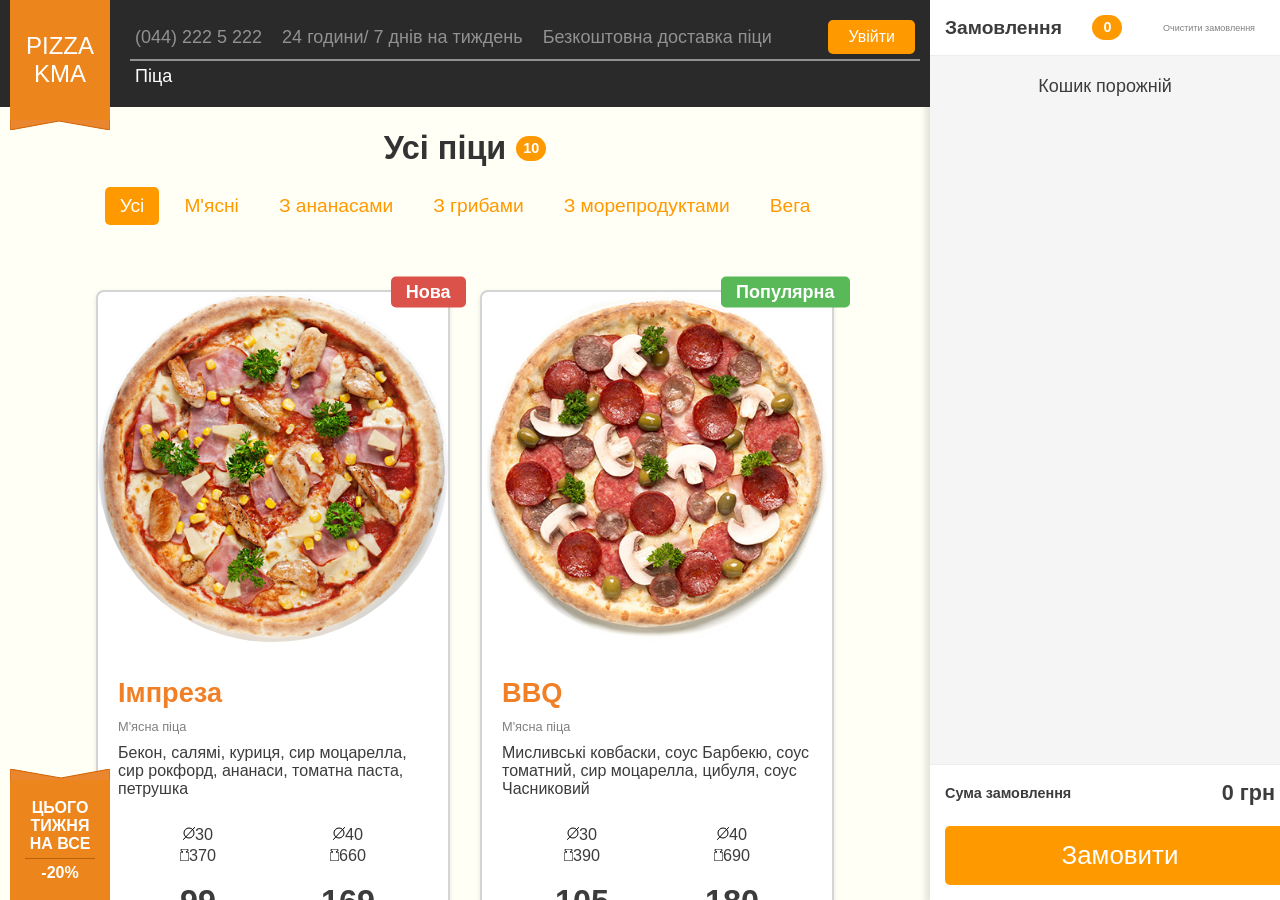
<file: homework5/index.html>
<!DOCTYPE html>
<html lang="uk">
  <head>
    <meta charset="UTF-8" />
    <meta name="viewport" content="width=device-width, initial-scale=1.0" />
    <title>Піца (Дуже великий екран)</title>
    <link rel="stylesheet" href="./style/style.css" />
  </head>
  <body>
    <header class="main-header">
      <nav class="top-nav">
        <div class="banner-container">
          <div class="banner">
            <a href="#" class="nav-item pizza-kma">PIZZA<br />KMA</a>
          </div>
          <div class="banner-bottom">
            <img src="./style/images/discount.svg" alt="Низ банера" />
          </div>
        </div>
        <div class="nav-items">
          <div class="nav-item-row">
            <span class="nav-item phone-number">(044) 222 5 222</span>
            <span class="nav-item work-hours"
              >24 години/ 7 днів на тиждень
            </span>
            <span class="nav-item delivery-info"
              >Безкоштовна доставка піци</span
            >
            <button class="btn-login">Увійти</button>
          </div>
          <div class="nav-item-row">
            <span class="nav-item pizza">Піца</span>
          </div>
        </div>
      </nav>
    </header>

    <main class="main-content-area">
      <div class="container main-layout">
        <section class="pizza-menu-section">
          <div class="pizza-menu-categories">
            <div class="section-title-wrapper">
              <h1 class="section-title">Усі піци</h1>
              <span class="pizza-total-amount">8</span>
            </div>
            <nav class="pizza-filter-nav">
              <ul>
                <li>
                  <button class="filter-btn active" data-filter="Усі">
                    Усі
                  </button>
                </li>
                <li>
                  <button class="filter-btn" data-filter="М'ясна піца">
                    М'ясні
                  </button>
                </li>
                <li>
                  <button class="filter-btn" data-filter="З ананасами">
                    З ананасами
                  </button>
                </li>
                <li>
                  <button class="filter-btn" data-filter="З грибами">
                    З грибами
                  </button>
                </li>
                <li>
                  <button class="filter-btn" data-filter="З морепродуктами">
                    З морепродуктами
                  </button>
                </li>
                <li>
                  <button class="filter-btn" data-filter="Вегетаріанська піца">
                    Вега
                  </button>
                </li>
              </ul>
            </nav>
          </div>

          <div class="pizza-contents" id="pizza-container"></div>

          <div class="discount-banner-container">
            <div class="discount-banner">
              <span class="discount-message">ЦЬОГО ТИЖНЯ НА ВСЕ</span>
              <span class="discount-value"> -20% </span>
            </div>
            <div class="banner-upper">
              <img src="./style/images/discount.svg" alt="Низ банера" />
            </div>
          </div>
        </section>
      </div>
    </main>
    <aside class="order-summary-aside">
      <div class="order-header">
        <h2 class="aside-header">Замовлення</h2>
        <span class="pizza-total-amount" id="total-count">0</span>
        <button class="clear-order-btn">Очистити замовлення</button>
      </div>
      <div class="order-items-list" id="order-items-list"></div>
      <div class="order-total">
        <div class="total-amount">
          <p class="total-amount-message">Сума замовлення</p>
          <p id="total-sum">0 грн</p>
        </div>
        <div class="total-amount-button">
          <button class="btn-place-order">Замовити</button>
        </div>
      </div>
    </aside>

    <script src="./script/script.js"></script>
  </body>
</html>
</file>
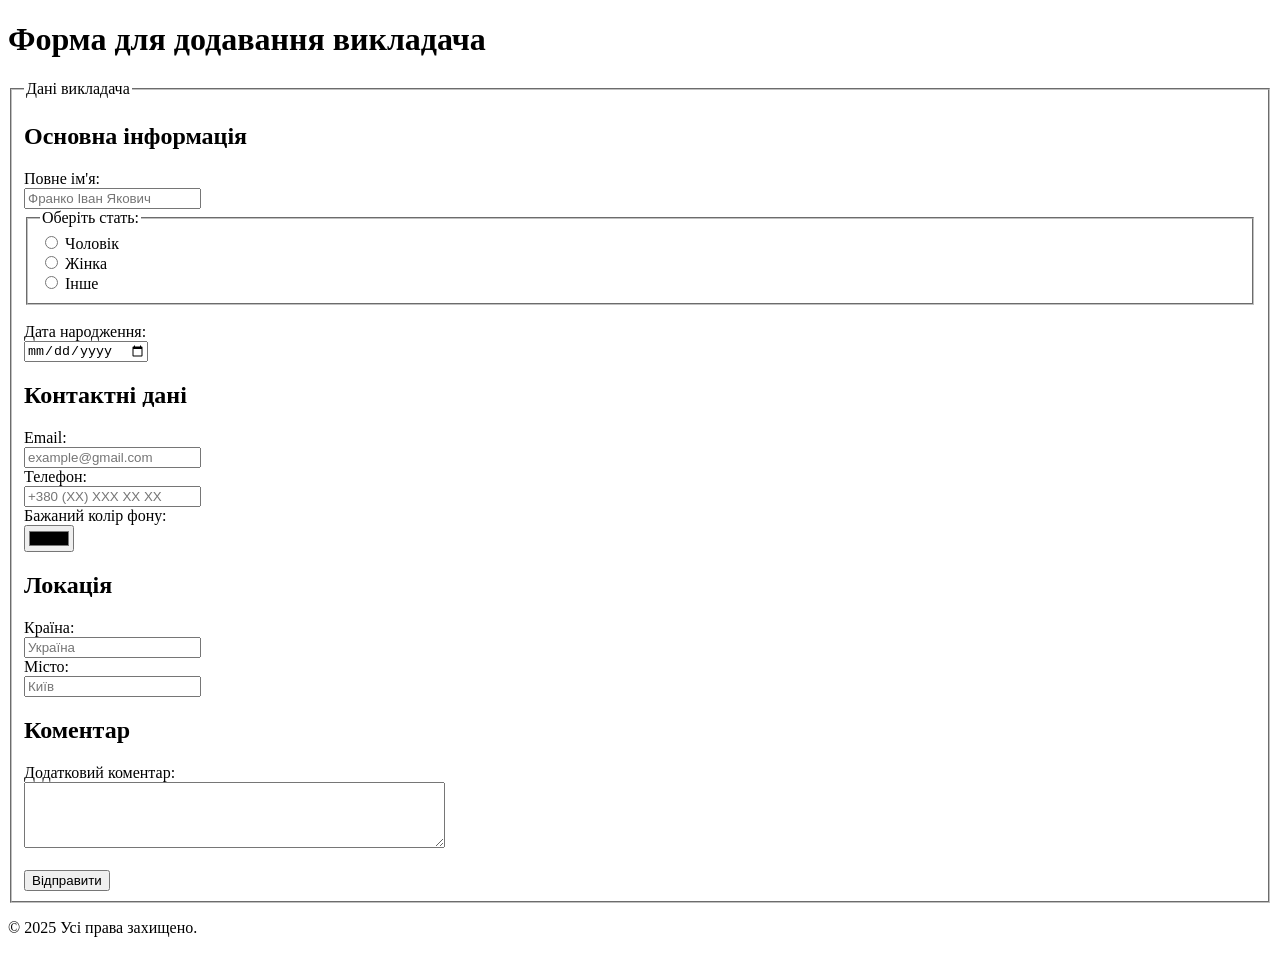
<file: homework1/task1.html>
<!DOCTYPE html>
<html lang="uk">
  <head>
    <meta charset="UTF-8" />
    <meta name="viewport" content="width=device-width, initial-scale=1.0" />
    <title>Форма додавання викладача</title>
  </head>
  <body>
    <header>
      <h1>Форма для додавання викладача</h1>
    </header>

    <main>
      <article>
        <form action="https://example.com" method="post" target="_blank">
          <fieldset>
            <legend>Дані викладача</legend>

            <section>
              <h2>Основна інформація</h2>

              <label for="fullName">Повне ім'я:</label><br />
              <input
                type="text"
                id="fullName"
                name="fullName"
                placeholder="Франко Іван Якович"
                autocomplete="on"
                required
              /><br />

              <fieldset>
                <legend>Оберіть стать:</legend>
                <input
                  type="radio"
                  id="male"
                  name="gender"
                  value="male"
                  required
                />
                <label for="male">Чоловік</label><br />

                <input type="radio" id="female" name="gender" value="female" />
                <label for="female">Жінка</label><br />

                <input type="radio" id="other" name="gender" value="other" />
                <label for="other">Інше</label>
              </fieldset>
              <br />

              <label for="birthdate">Дата народження:</label><br />
              <input
                type="date"
                id="birthdate"
                name="birthdate"
                autocomplete="on"
                required
              />
            </section>

            <section>
              <h2>Контактні дані</h2>

              <label for="email">Email:</label><br />
              <input
                type="email"
                id="email"
                name="email"
                placeholder="example@gmail.com"
                autocomplete="on"
                required
              /><br />

              <label for="phoneNumber">Телефон:</label><br />
              <input
                type="tel"
                id="phoneNumber"
                name="phoneNumber"
                placeholder="+380 (XX) XXX XX XX"
                autocomplete="on"
                required
              /><br />

              <label for="bgColor">Бажаний колір фону:</label><br />
              <input type="color" id="bgColor" name="bgColor" />
            </section>

            <section>
              <h2>Локація</h2>

              <label for="country">Країна:</label><br />
              <input
                type="text"
                id="country"
                name="country"
                placeholder="Україна"
                autocomplete="on"
                required
              /><br />

              <label for="city">Місто:</label><br />
              <input
                type="text"
                id="city"
                name="city"
                placeholder="Київ"
                autocomplete="on"
                required
              />
            </section>

            <section>
              <h2>Коментар</h2>

              <label for="comment">Додатковий коментар:</label><br />
              <textarea
                id="comment"
                name="comment"
                rows="4"
                cols="50"
              ></textarea>
            </section>

            <br />
            <input type="submit" value="Відправити" />
          </fieldset>
        </form>
      </article>
    </main>

    <footer>
      <p>&copy; 2025 Усі права захищено.</p>
    </footer>
  </body>
</html>
</file>
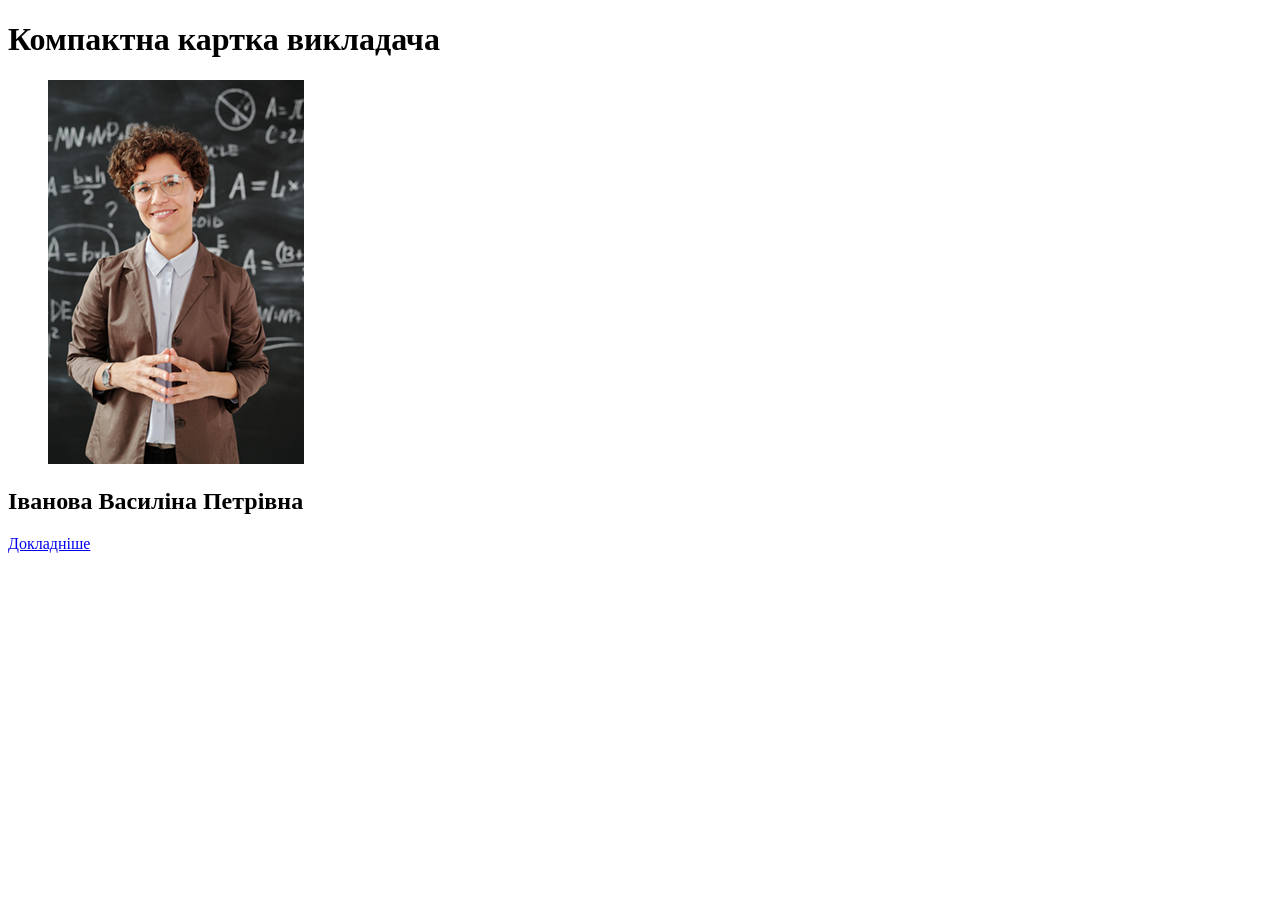
<file: homework1/task2.html>
<!DOCTYPE html>
<html lang="uk">
  <head>
    <meta charset="UTF-8" />
    <meta name="viewport" content="width=device-width, initial-scale=1.0" />
    <title>Компактна картка викладача</title>
  </head>
  <body>
    <header>
      <h1>Компактна картка викладача</h1>
    </header>

    <main>
      <article class="teacher-card">
        <figure class="photo-block">
          <img
            class="teacher-image"
            src="img/teacher-image.jpg"
            alt="Фото викладачки Іванової Василіни Петрівни"
          />
        </figure>

        <section class="teacher-info">
          <h2>Іванова Василіна Петрівна</h2>
          <footer>
            <a href="task3.html" title="Докладніше про викладача">Докладніше</a>
          </footer>
        </section>
      </article>
    </main>
  </body>
</html>
</file>
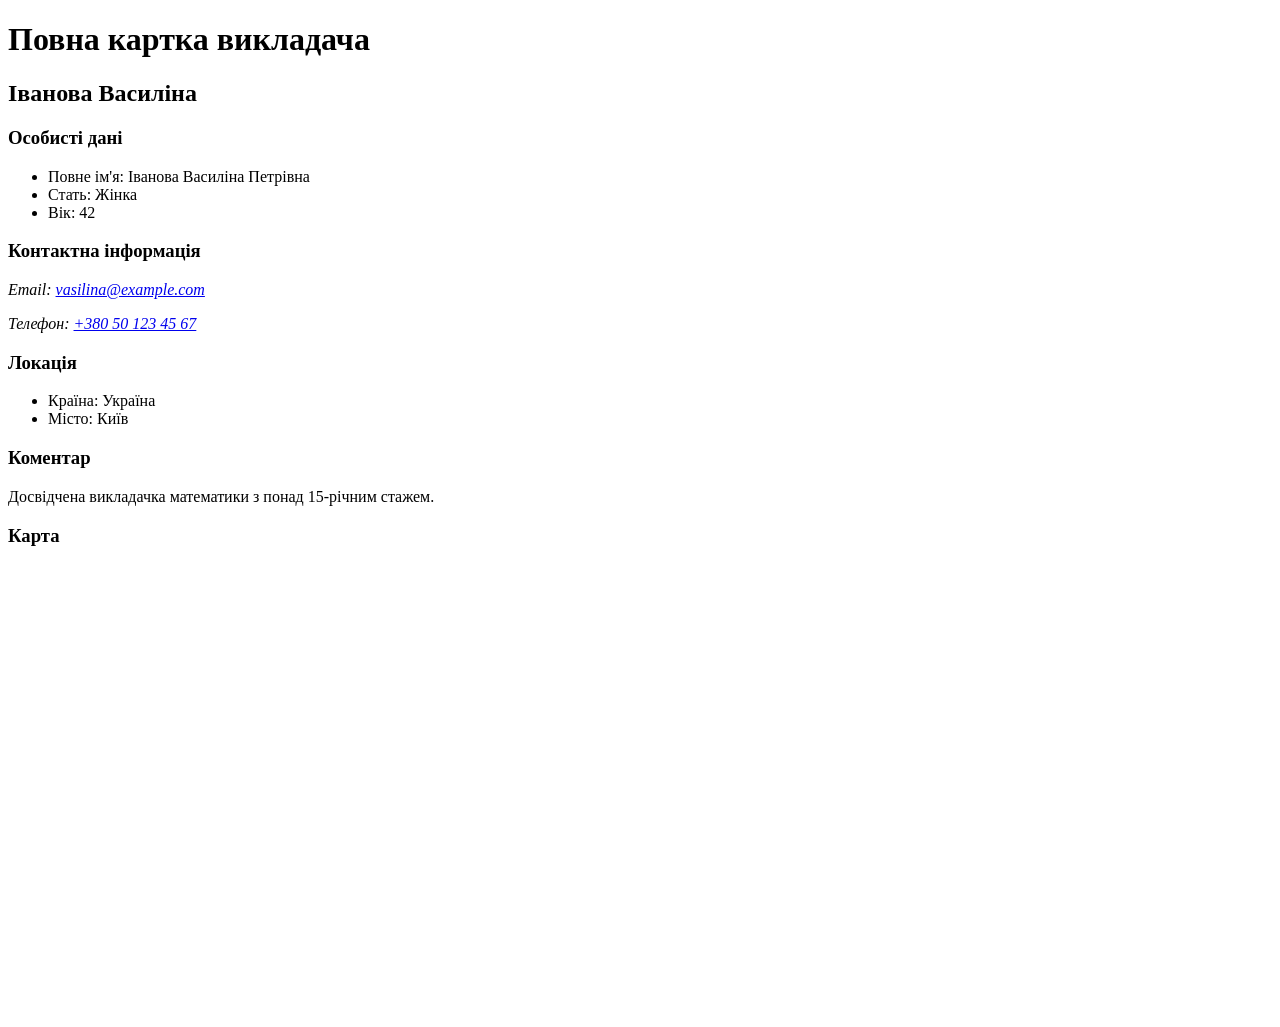
<file: homework1/task3.html>
<!DOCTYPE html>
<html lang="uk">
  <head>
    <meta charset="UTF-8" />
    <meta name="viewport" content="width=device-width, initial-scale=1.0" />
    <title>Повна картка викладача</title>
  </head>
  <body>
    <header>
      <h1>Повна картка викладача</h1>
    </header>

    <main>
      <article class="teacher-card" data-bg-color="#FFFFFF">
        <h2>Іванова Василіна</h2>

        <section>
          <h3>Особисті дані</h3>
          <ul>
            <li>Повне ім'я: Іванова Василіна Петрівна</li>
            <li>Стать: Жінка</li>
            <li>Вік: 42</li>
          </ul>
        </section>

        <section>
          <h3>Контактна інформація</h3>
          <address>
            <p>
              Email:
              <a href="mailto:vasilina@example.com">vasilina@example.com</a>
            </p>
            <p>
              Телефон:
              <a href="tel:+380501234567">+380 50 123 45 67</a>
            </p>
          </address>
        </section>

        <section>
          <h3>Локація</h3>
          <ul>
            <li>Країна: Україна</li>
            <li>Місто: Київ</li>
          </ul>
        </section>

        <section>
          <h3>Коментар</h3>
          <p>Досвідчена викладачка математики з понад 15-річним стажем.</p>
        </section>

        <section>
          <h3>Карта</h3>
          <iframe
            src="https://www.google.com/maps/embed?pb=!1m18!1m12!1m3!1d2540.8042242211604!2d30.510859777111364!3d50.44474718777372!2m3!1f0!2f0!3f0!3m2!1i1024!2i768!4f13.1!3m3!1m2!1s0x40d4cef8084387e9%3A0x9924f10a4de48e5b!2z0JrQuNGX0LLRgdGM0LrQuNC5INC80ZbRgdGM0LrQuNC5INCx0YPQtNC40L3QvtC6INGD0YfQuNGC0LXQu9GP!5e0!3m2!1suk!2sua!4v1748106821800!5m2!1suk!2sua"
            width="600"
            height="450"
            style="border: 0"
            allowfullscreen=""
            loading="lazy"
            referrerpolicy="no-referrer-when-downgrade"
          ></iframe>
        </section>
      </article>
    </main>
  </body>
</html>
</file>
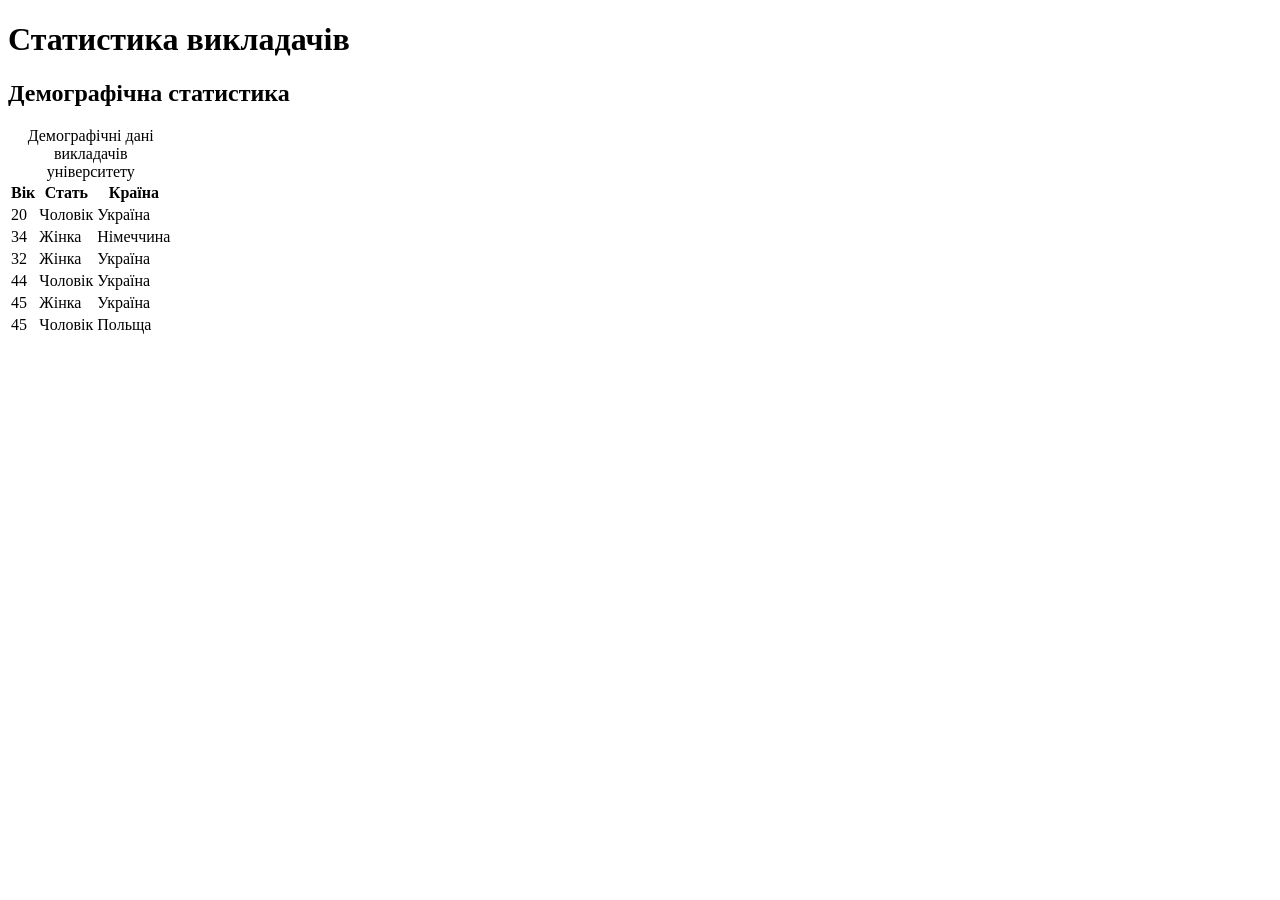
<file: homework1/task4.html>
<!DOCTYPE html>
<html lang="uk">
  <head>
    <meta charset="UTF-8" />
    <meta name="viewport" content="width=device-width, initial-scale=1.0" />
    <title>Статистика викладачів</title>
  </head>
  <body>
    <header>
      <h1>Статистика викладачів</h1>
    </header>

    <main>
      <article>
        <h2>Демографічна статистика</h2>
        <table>
          <caption>
            Демографічні дані викладачів університету
          </caption>
          <thead>
            <tr>
              <th scope="col">Вік</th>
              <th scope="col">Стать</th>
              <th scope="col">Країна</th>
            </tr>
          </thead>
          <tbody>
            <tr>
              <td>20</td>
              <td>Чоловік</td>
              <td>Україна</td>
            </tr>
            <tr>
              <td>34</td>
              <td>Жінка</td>
              <td>Німеччина</td>
            </tr>
            <tr>
              <td>32</td>
              <td>Жінка</td>
              <td>Україна</td>
            </tr>
            <tr>
              <td>44</td>
              <td>Чоловік</td>
              <td>Україна</td>
            </tr>
            <tr>
              <td>45</td>
              <td>Жінка</td>
              <td>Україна</td>
            </tr>
            <tr>
              <td>45</td>
              <td>Чоловік</td>
              <td>Польща</td>
            </tr>
          </tbody>
        </table>
      </article>
    </main>
  </body>
</html>
</file>
<file: homework5/style/style.css>
body {
  margin: 0;
  padding: 0;
  font-family: Verdana, Geneva, Tahoma, sans-serif;
  font-size: 18px;
  background-color: #fffff5;
  color: #3c3c3c;
  display: flex;
  
  height: 100vh;
  overflow: hidden;
}

main {
  flex-grow: 1;
  overflow-y: auto;
  scrollbar-width: none;

  padding-top: 80px;
  padding-left: 50px;
  padding-right: 50px;
  padding-bottom: 50px;
}

button {
  background-color: none;
  cursor: pointer;
  border: none;
  color: white;
  padding: 10px 15px;
  border-radius: 5px;
  font-size: 16px;
}

.main-header {
  position: fixed;
  top: 0;
  left: 0;
  background-color: #2b2a2a;
  width: calc(100% - 350px);
  z-index: 1;
  display: flex;
}

.top-nav {
  display: flex;
  align-items: center;
  gap: 10px;
  flex-grow: 1;
  padding: 5px 10px;
}

.banner-container,
.discount-banner-container {
  display: flex;
  position: fixed;
  flex-direction: column;
  width: 100px;
}

.banner-container {
  top: 0;
  left: 10px;
}

.discount-banner-container {
  bottom: 0;
  left: 10px;
}

.banner,
.discount-banner {
  display: flex;
  align-items: center;
  justify-content: center;
  flex-direction: column;
  min-height: 120px;
  position: relative;
  z-index: 2;
  background-color: #ec861c;
  padding: 0 15px;
  box-sizing: border-box;
}

.banner-bottom img,
.banner-upper img {
  position: absolute;
  width: 100%;
}

.banner-bottom img {
  transform: rotate(180deg);
  bottom: -10px;
}

.banner-upper img {
  bottom: 120px;
}

.nav-item.pizza-kma,
.discount-message {
  color: white;
  font-weight: normal;
  font-size: 1.5rem;
  text-align: center;
  text-decoration: none;
}

.discount-container {
  position: absolute;
  right: 0;
  bottom: 0;
}

.discount-message {
  font-size: 1rem;
  font-weight: bold;
  padding-bottom: 5px;
  border-bottom: 1px solid #b95e09;
}

.discount-value {
  color: white;
  font-size: 1rem;
  font-weight: bold;
  padding-top: 5px;
}

.top-nav {
  display: flex;
  align-items: center;
  gap: 10px;
  flex-grow: 1;
}

.nav-items {
  display: flex;
  flex-grow: 3;
  flex-direction: column;
  justify-content: center;
  align-items: flex-start;
  padding: 10px;
  padding-left: 120px;
}

.nav-item-row {
  display: flex;
  align-items: center;
  gap: 20px;
  width: 100%;
  padding: 5px;
  border-bottom: 2px solid #919191;
}

.nav-item-row:last-child {
  border-bottom: none;
}

.nav-item {
  text-decoration: none;
  color: #919191;
}

.nav-item.pizza {
  color: white;
  font-weight: normal;
}

.btn-login,
.btn-place-order {
  background-color: #ff9900;
  padding: 8px 20px;
  margin-left: auto;
}

.pizza-menu-section {
  flex: 3;
}

.order-summary-aside {
  display: flex;
  flex-direction: column;
  background-color: #fff;
  position: relative;
  box-shadow: -5px 2px 5px rgba(0, 0, 0, 0.1);
  width: 350px;
  flex-shrink: 0;
  height: 100vh;
  box-sizing: border-box;
  overflow-y: scroll;
  overflow-x: hidden;
}

.section-title-wrapper {
  display: flex;
  align-items: center;
  justify-content: baseline;
  gap: 10px;
  margin-bottom: 20px;
}

.section-title {
  font-size: 1.8em;
  color: #333;
  margin: 0;
}

.pizza-total-amount {
  display: flex;
  justify-content: center;
  align-items: center;
  text-align: center;
  line-height: 1;
  background-color: #ff9900;
  border-radius: 20px;
  min-width: 30px;
  color: white;
  font-weight: bold;
  font-size: 0.8em;
  height: 25px;
  width: 25px;
  box-sizing: border-box;
}

.pizza-menu-categories {
  display: flex;
  flex-direction: column;
  align-items: center;
  justify-content: center;
  flex-wrap: wrap;
  margin: 50px 0;
}

.pizza-filter-nav ul {
  list-style: none;
  padding: 0;
  margin: 0 0 15px 0;
  display: flex;
  gap: 10px;
  flex-wrap: wrap;
}

.pizza-filter-nav li button {
  padding: 8px 15px;
  border-radius: 5px;
  color: #ff9900;
  font-size: 1.2rem;
}

.filter-btn {
  background: none;
}

.filter-btn.active {
  color: white;
  background-color: #ff9900;
}

.pizza-contents {
  display: flex;
  align-items: center;
  flex-wrap: wrap;
  gap: 30px;
  justify-content: center
}

.category-label {
  position: absolute;
  top: 0;
  right: -5%;
  transform: translateY(-50%);
  padding: 5px 15px;
  border-radius: 5px;
  font-weight: bold;
  color: white;
}

.new-label {
  background-color: #db524b;
}

.popular-label {
  background-color: #59b958;
}

.pizza-card {
  display: flex;
  flex-direction: column;
  align-items: center;
  position: relative;
  width: 350px;
  background-color: #fff;
  border-radius: 8px;
  border: 2px solid #d3d4d4;
  box-shadow: 0 2px 5px rgba(0, 0, 0, 0.1);
}

.pizza-image-wrapper,
.mini-pizza-image {
  border-radius: 50%;
  overflow: hidden;
  margin-bottom: 15px;
  display: flex;
  justify-content: center;
  align-items: center;
  background-color: #f8f8f8;
}

.pizza-image-wrapper img {
  width: 100%;
  height: 100%;
  object-fit: cover;
}

h3,
p {
  margin: 0;
  padding: 0;
}

.pizza-details {
  padding: 20px;
  display: flex; 
  flex-direction: column;
  align-items: center;
}

.pizza-title {
  font-size: 1.7rem;
  margin-top: 0;
  margin-bottom: 10px;
  text-align: left;
  color: #f07f26;
  width: 100%; 
}

.pizza-category {
  font-size: 0.8rem;
  text-align: left;
  color: grey;
  width: 100%;
  margin-bottom: 10px;
}

.pizza-description {
  font-size: 1rem;
  margin-bottom: 10px;
  min-height: 60px;
  text-align: left;
  width: 100%;
}

.pizza-options-columns {
  display: flex;
  justify-content: center;
  align-items: flex-end;
  gap: 70px;
}

.pizza-option-group {
  display: flex;
  flex-direction: column;
  align-items: center;
  flex: 1;
  max-width: 150px;
}

.pizza-size-option {
  display: flex;
  flex-direction: column;
  justify-content: center;
  align-items: center;
  padding: 10px 15px;
  border-radius: 5px;
  cursor: pointer;
  font-size: 0.9em;
  line-height: 1.3;
  min-width: 80px;
  width: 100%;
  box-sizing: border-box;
  margin-bottom: 10px;
}

.pizza-size-option.active {
  background-color: #ff9900;
  color: white;
  border-color: #ff9900;
}

.pizza-size-option:hover {
  background-color: #f0f0f0;
  border-color: #ff9900;
}

.pizza-size-option.active:hover {
  background-color: #ff9900;
  border-color: #ff9900;
}

.pizza-prices {
  display: flex;
  flex-direction: column;
  justify-content: center;
  align-items: center;
  width: 100%;
  margin-bottom: 15px;
}

.pizza-prices-value {
  font-size: 1.8em;
  font-weight: bold;
  line-height: 1;
}

.currency {
  font-size: 0.7em;
  margin-left: 4px;
  font-weight: normal;
  color: #555;
}

.btn-add-to-cart {
  background-color: #ff9900;
  width: 100%;
  padding: 12px;
}

.btn-add-to-cart:hover,
.btn-login:hover,
.btn-place-order:hover {
  background-color: #e68a00;
}

.order-header {
  display: flex;
  justify-content: space-between;
  align-items: center;
  border-bottom: 1px solid #eee;
  padding: 15px;
}

.aside-header {
  margin: 0;
  font-size: 1.2rem;
}

.clear-order-btn {
  background: none;
  color: grey;
  padding: 5px 10px;
  font-size: 0.5em;
  border-radius: 5px;
}

.clear-order-btn:hover {
  text-decoration: none;
}

.order-items-list {
  flex-grow: 1;
  background-color: #f5f5f5;
}

.order-item {
  display: flex;
  justify-content: space-between;
  align-items: center;
  margin-bottom: 15px;
  padding: 15px;
  border-bottom: 2px solid #d3d4d4;
}

.order-item-wrapper {
  display: flex;
  flex-direction: column;
  gap: 10px;
  align-items: flex-start;
}

.order-item:last-child {
  border-bottom: 2px solid #d3d4d4;
  margin-bottom: 0;
}

.mini-pizza-image {
  border-radius: 50%;
  overflow: hidden;
  width: 60%;
  height: 60%;
  transform: translateX(60%);
}

.item-details {
  flex: 1;
}

.item-size {
  display: flex;
  align-items: center;
  gap: 20px;
}

.item-name {
  margin: 0;
  color: #ff9900;
  font-size: 1.2rem;
  font-weight: bold;
}

.item-price {
  margin: 0;
  font-weight: bold;
  font-size: 0.8rem;
}

.item-quantity-controls {
  display: flex;
  align-items: center;
  gap: 7px;
}

.quantity-btn,
.remove-item-btn {
  display: flex;
  align-items: center;
  justify-content: center;
  padding: 5px 10px;
  border-radius: 50%;
  font-weight: bold;
  font-size: 1em;
  color: white;
  width: 30px;
  height: 30px;
  display: flex;
  justify-content: center;
  align-items: center;
}

.quantity-btn.decrease {
  background-color: #c8322a;
  border: 1px solid #841f1a;
}

.quantity-btn.decrease:hover {
  background-color: #9a2620;
}

.quantity-btn.increase {
  background-color: #48a547;
  border: 1px solid #377c36;
}

.quantity-btn:hover {
  background-color: #347432;
}

.remove-item-btn {
  margin-left: 20px;
  color: #ff9900;
  background-color: #f2f2f2;
  border: 1px solid #aeaeae;
}

.remove-item-btn:hover {
  background-color: #d4d3d3;
}

.order-total {
  display: flex;
  flex-direction: column;
  justify-content: space-between;
  position: sticky;
  right: 0;
  bottom: 0;
  width: 100%;
  background-color: #ffff;
  font-size: 1.2em;
  font-weight: bold;
  border-top: 1px solid #eee;
  padding: 15px;
}

.total-amount {
  display: flex;
  justify-content: space-between;
  align-items: center;
}

#total-sum {
  margin-right: 20px;
}

.total-amount-message {
  font-size: 0.9rem;
}

.btn-place-order {
  width: 100%;
  padding: 15px;
  margin-top: 20px;
  font-size: 1.2em;
}

.empty-cart-message {
  display: flex;
  justify-content: center;
  padding: 20px;
}

@media (max-width: 1200px) {
  .pizza-card {
    width: 250px;
    gap: 5px;
  }

  main { 
    padding-top: 80px;  
    padding-left: 15px;
    padding-right: 15px;
    padding-bottom: 20px; 
  }

  .main-header {
    background-color: #2b2a2ae3;
    box-shadow: none;

    position: fixed;
    top: 0;
    left: 0;

    width: calc(100% - 275px  ); 
  }

  .order-summary-aside {
    width: 275px; 
  }
}

@media (max-width: 1200px) {

  .pizza-card {
    width: 350px;
    gap: 5px;
  }

  main { 
    padding-top: 80px;  
    padding-left: 15px;
    padding-right: 15px;
    padding-bottom: 20px; 
  }

  .main-header {
    background-color: #2b2a2ae3;
    box-shadow: none;

    position: fixed;
    top: 0;
    left: 0;

    width: calc(100% - 375px); 
  }

  .order-summary-aside {
    width: 375px; 
  }
}

@media (max-width: 900px) {

  .pizza-card {
    width: 350px;
    gap: 5px;
  }

  main {
    padding-top: 80px;  
    padding-bottom: 20px; 
  }

  .main-header {
    background-color: #2b2a2ae3;
    box-shadow: none;

    position: fixed;
    top: 0;
    left: 0;

    width: calc(100% - 375px); 
  }

  .order-summary-aside {
    width: 375px; 
    font-size: 0.8rem;
  }

  .nav-item.delivery-info, .nav-item.work-hours {
    display: none;
  }
}
</file>
